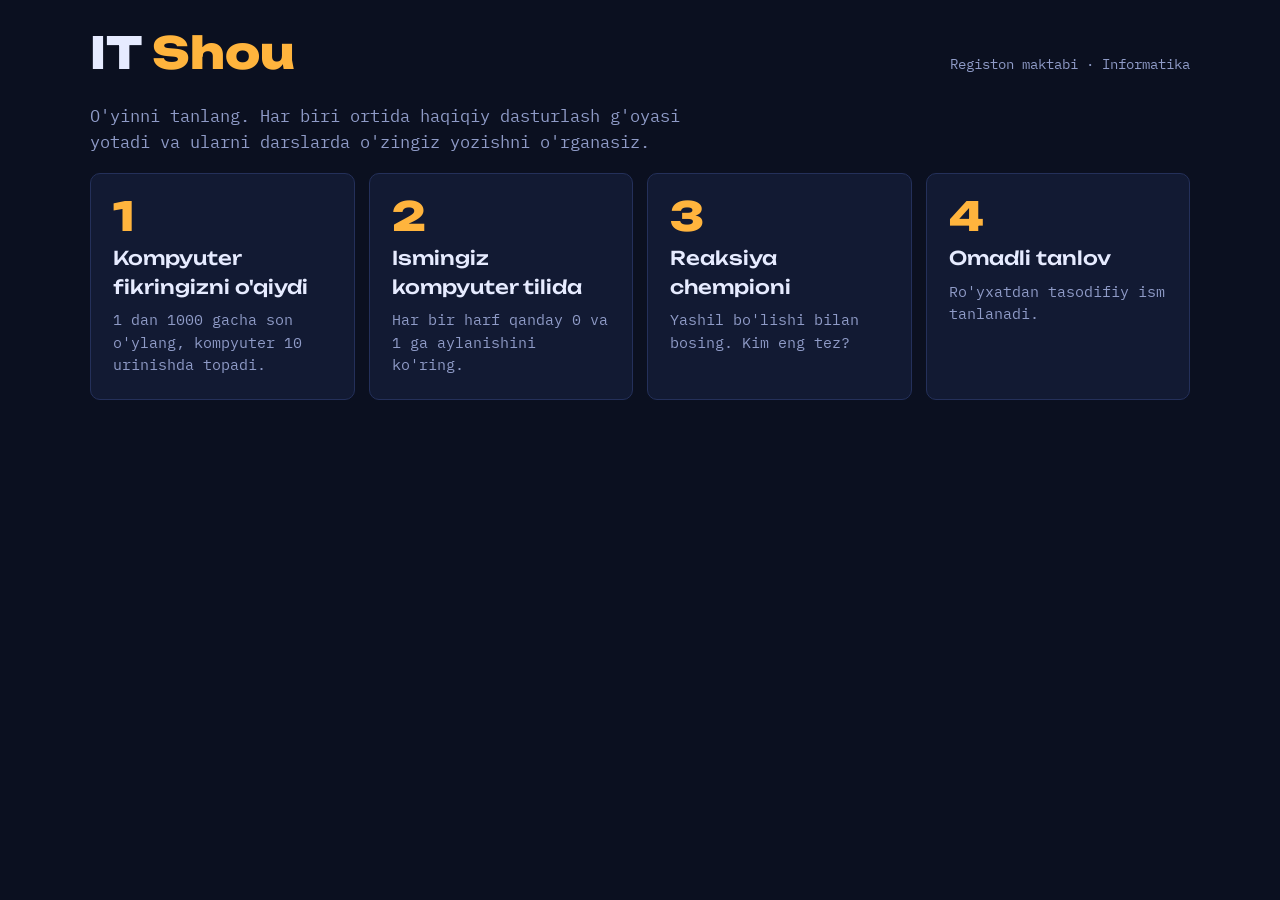
<file: index.html>
<!doctype html>
<html lang="uz">
<head>
<meta charset="utf-8">
<meta name="viewport" content="width=device-width,initial-scale=1,viewport-fit=cover">
<title>IT Shou</title>
<link rel="preconnect" href="https://fonts.googleapis.com">
<link rel="stylesheet" href="https://fonts.googleapis.com/css2?family=Unbounded:wght@500;800&family=IBM+Plex+Mono:wght@400;600&display=swap">
<link rel="stylesheet" href="/style.css">
</head>
<body>
<div class="wrap">
  <header>
    <h1>IT <span>Shou</span></h1>
    <div class="sub">Registon maktabi · Informatika</div>
  </header>
  <p class="hint">O'yinni tanlang. Har biri ortida haqiqiy dasturlash g'oyasi yotadi va ularni darslarda o'zingiz yozishni o'rganasiz.</p>
  <div class="cards">
    <a class="card" href="/son-top"><span class="n">1</span><h3>Kompyuter fikringizni o'qiydi</h3><p>1 dan 1000 gacha son o'ylang, kompyuter 10 urinishda topadi.</p></a>
    <a class="card" href="/binar"><span class="n">2</span><h3>Ismingiz kompyuter tilida</h3><p>Har bir harf qanday 0 va 1 ga aylanishini ko'ring.</p></a>
    <a class="card" href="/reaksiya"><span class="n">3</span><h3>Reaksiya chempioni</h3><p>Yashil bo'lishi bilan bosing. Kim eng tez?</p></a>
    <a class="card" href="/tanlov"><span class="n">4</span><h3>Omadli tanlov</h3><p>Ro'yxatdan tasodifiy ism tanlanadi.</p></a>
  </div>
</div>
</body>
</html>
</file>
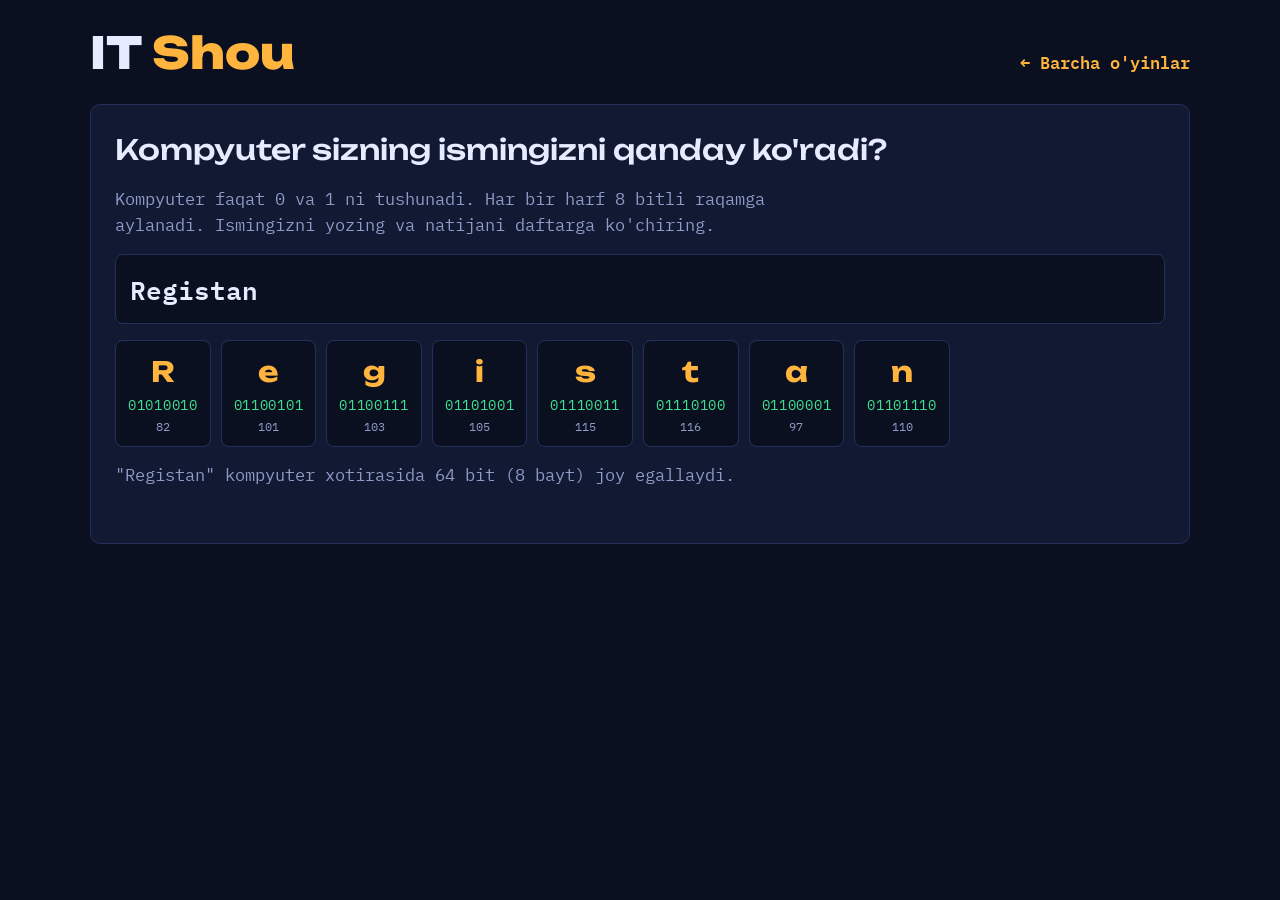
<file: binar.html>
<!doctype html>
<html lang="uz">
<head>
<meta charset="utf-8">
<meta name="viewport" content="width=device-width,initial-scale=1,viewport-fit=cover">
<title>Binar ism · IT Shou</title>
<link rel="preconnect" href="https://fonts.googleapis.com">
<link rel="stylesheet" href="https://fonts.googleapis.com/css2?family=Unbounded:wght@500;800&family=IBM+Plex+Mono:wght@400;600&display=swap">
<link rel="stylesheet" href="/style.css">
</head>
<body>
<div class="wrap">
  <header>
    <h1>IT <span>Shou</span></h1>
    <a class="back" href="/">← Barcha o'yinlar</a>
  </header>
  <section>
    <h2>Kompyuter sizning ismingizni qanday ko'radi?</h2>
    <p class="hint">Kompyuter faqat 0 va 1 ni tushunadi. Har bir harf 8 bitli raqamga aylanadi. Ismingizni yozing va natijani daftarga ko'chiring.</p>
    <input id="name" type="text" maxlength="16" autocomplete="off" value="Registan">
    <div id="bin"></div>
    <p class="hint" id="binsum"></p>
  </section>
</div>
<script>
const $=s=>document.querySelector(s);
function renderBin(){
  const s=$('#name').value;let bits=0;$('#bin').innerHTML='';
  for(const ch of s){const code=ch.codePointAt(0);const b=code.toString(2).padStart(8,'0');bits+=b.length;
    const el=document.createElement('div');el.className='ch';el.innerHTML='<b></b><span></span><small></small>';
    el.querySelector('b').textContent=ch===' '?'␣':ch;el.querySelector('span').textContent=b;el.querySelector('small').textContent=code;$('#bin').appendChild(el);}
  $('#binsum').textContent=s?`"${s}" kompyuter xotirasida ${bits} bit (${Math.ceil(bits/8)} bayt) joy egallaydi.`:'';
}
$('#name').oninput=renderBin;renderBin();
</script>
</body>
</html>
</file>
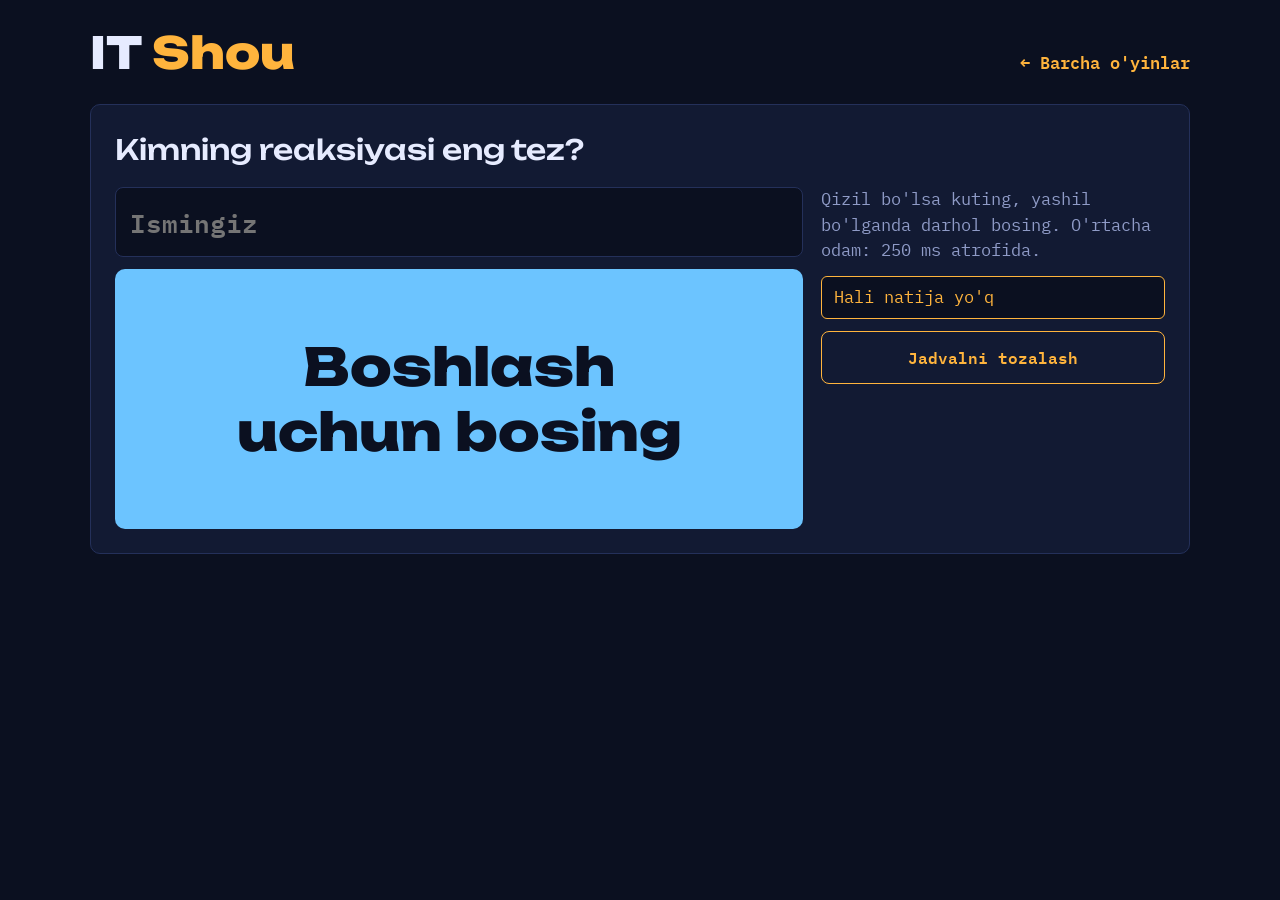
<file: reaksiya.html>
<!doctype html>
<html lang="uz">
<head>
<meta charset="utf-8">
<meta name="viewport" content="width=device-width,initial-scale=1,viewport-fit=cover">
<title>Reaksiya · IT Shou</title>
<link rel="preconnect" href="https://fonts.googleapis.com">
<link rel="stylesheet" href="https://fonts.googleapis.com/css2?family=Unbounded:wght@500;800&family=IBM+Plex+Mono:wght@400;600&display=swap">
<link rel="stylesheet" href="/style.css">
</head>
<body>
<div class="wrap">
  <header>
    <h1>IT <span>Shou</span></h1>
    <a class="back" href="/">← Barcha o'yinlar</a>
  </header>
  <section>
    <h2>Kimning reaksiyasi eng tez?</h2>
    <div class="split">
      <div>
        <input id="rname" type="text" maxlength="20" placeholder="Ismingiz">
        <button id="pad">Boshlash uchun bosing</button>
      </div>
      <div>
        <p class="hint">Qizil bo'lsa kuting, yashil bo'lganda darhol bosing. O'rtacha odam: 250 ms atrofida.</p>
        <div class="board" id="board"></div>
        <button class="btn ghost" id="rclear">Jadvalni tozalash</button>
      </div>
    </div>
  </section>
</div>
<script>
const $=s=>document.querySelector(s);
const store={get(k,d){try{return JSON.parse(localStorage.getItem(k))??d}catch(e){return d}},set(k,v){try{localStorage.setItem(k,JSON.stringify(v))}catch(e){}}};
let state='idle',t0=0,timer;let scores=store.get('itshou-scores',[]);
function board(){$('#board').innerHTML=scores.length?'':'<div><span>Hali natija yo\'q</span></div>';
  scores.slice(0,8).forEach((s,i)=>{const d=document.createElement('div');d.innerHTML='<span></span><span></span>';
    d.children[0].textContent=(i+1)+'. '+s.n;d.children[1].textContent=s.ms+' ms';$('#board').appendChild(d);});}
board();
$('#pad').onclick=()=>{const p=$('#pad');
  if(state==='idle'||state==='done'){state='wait';p.className='wait';p.textContent='Kuting…';
    timer=setTimeout(()=>{state='go';p.className='go';p.textContent='BOSING!';t0=performance.now()},1500+Math.random()*2500);}
  else if(state==='wait'){clearTimeout(timer);state='done';p.className='';p.textContent='Erta bosdingiz! Qayta urinish uchun bosing';}
  else if(state==='go'){const ms=Math.round(performance.now()-t0);state='done';p.className='';p.textContent=ms+' ms · qayta urinish uchun bosing';
    scores.push({n:$('#rname').value.trim()||'Mehmon',ms});scores.sort((a,b)=>a.ms-b.ms);scores=scores.slice(0,20);store.set('itshou-scores',scores);board();}
};
$('#rclear').onclick=()=>{scores=[];store.set('itshou-scores',scores);board();};
</script>
</body>
</html>
</file>
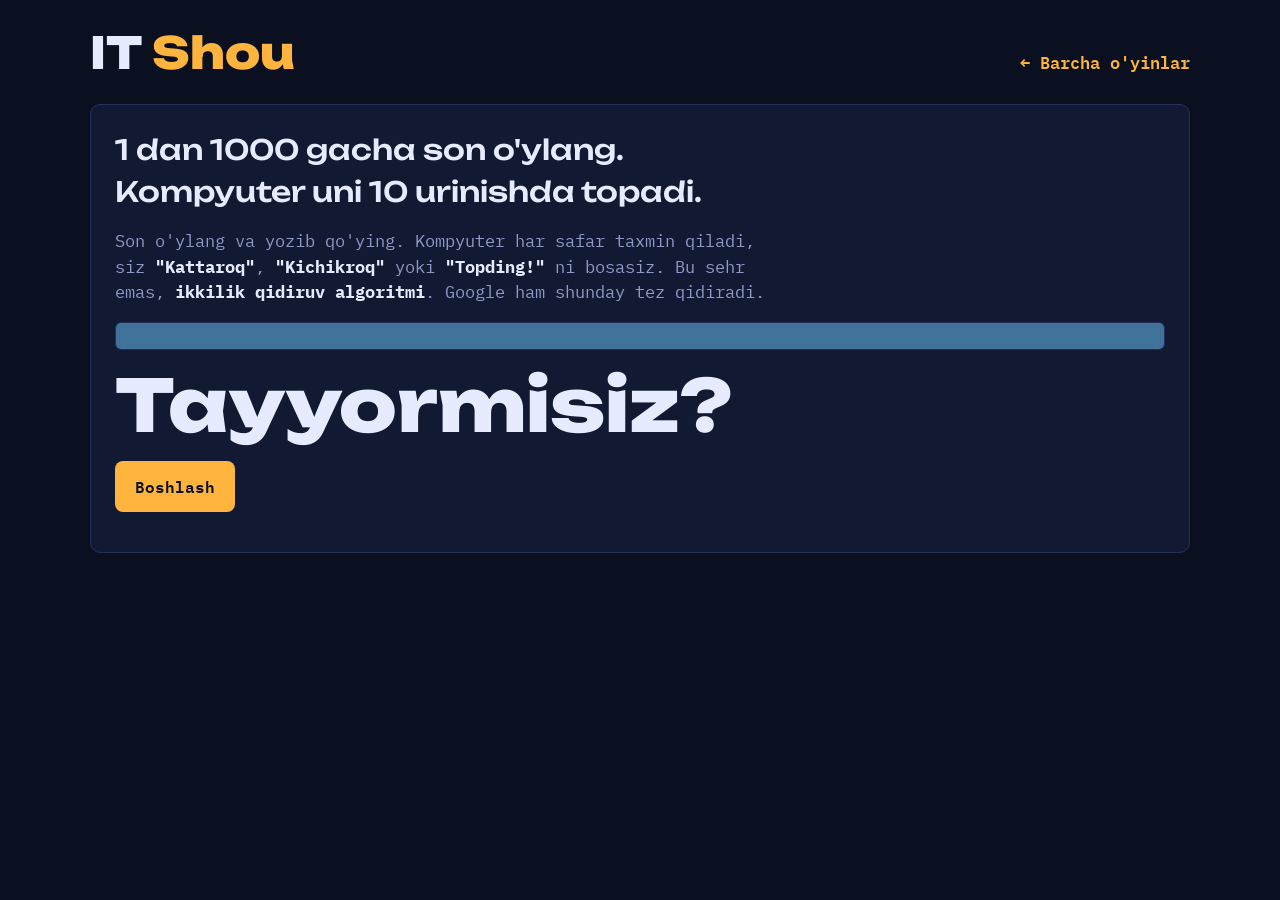
<file: son-top.html>
<!doctype html>
<html lang="uz">
<head>
<meta charset="utf-8">
<meta name="viewport" content="width=device-width,initial-scale=1,viewport-fit=cover">
<title>Son top · IT Shou</title>
<link rel="preconnect" href="https://fonts.googleapis.com">
<link rel="stylesheet" href="https://fonts.googleapis.com/css2?family=Unbounded:wght@500;800&family=IBM+Plex+Mono:wght@400;600&display=swap">
<link rel="stylesheet" href="/style.css">
</head>
<body>
<div class="wrap">
  <header>
    <h1>IT <span>Shou</span></h1>
    <a class="back" href="/">← Barcha o'yinlar</a>
  </header>
  <section>
    <h2>1 dan 1000 gacha son o'ylang. Kompyuter uni 10 urinishda topadi.</h2>
    <p class="hint">Son o'ylang va yozib qo'ying. Kompyuter har safar taxmin qiladi, siz <b>"Kattaroq"</b>, <b>"Kichikroq"</b> yoki <b>"Topding!"</b> ni bosasiz. Bu sehr emas, <b>ikkilik qidiruv algoritmi</b>. Google ham shunday tez qidiradi.</p>
    <div class="range"><i id="rbar" style="left:0;width:100%"></i></div>
    <p class="big" id="guess">Tayyormisiz?</p>
    <div class="row" id="mctl"><button class="btn" id="mstart">Boshlash</button></div>
    <div class="log" id="mlog"></div>
  </section>
</div>
<script>
const $=s=>document.querySelector(s);
let lo,hi,g,tries;
function drawRange(){$('#rbar').style.left=((lo-1)/1000*100)+'%';$('#rbar').style.width=((hi-lo+1)/1000*100)+'%';}
function next(){
  if(lo>hi){$('#guess').textContent='Hmm, kimdir adashdi :)';setCtl('restart');return;}
  g=Math.floor((lo+hi)/2);tries++;$('#guess').textContent=tries+'-urinish: '+g+'?';drawRange();
}
function setCtl(mode){
  const c=$('#mctl');
  if(mode==='play'){c.innerHTML='<button class="btn c" id="up">Kattaroq ↑</button><button class="btn r" id="dn">Kichikroq ↓</button><button class="btn g" id="ok">Topding!</button>';
    $('#up').onclick=()=>{log('↑ '+g);lo=g+1;next()};
    $('#dn').onclick=()=>{log('↓ '+g);hi=g-1;next()};
    $('#ok').onclick=()=>{$('#guess').textContent='Siz '+g+' ni o\'yladingiz! ('+tries+' urinishda)';lo=hi=g;drawRange();
      log('Har urinishda variantlar 2 barobar kamaydi: 1000 → 500 → 250 → … → 1. Shuning uchun 10 ta savol yetadi (2¹⁰ = 1024).');setCtl('restart')};
  }else{c.innerHTML='<button class="btn" id="mstart">'+(mode==='restart'?'Yana bir marta':'Boshlash')+'</button>';$('#mstart').onclick=start;}
}
function log(t){const d=document.createElement('div');d.textContent=t;$('#mlog').appendChild(d);}
function start(){lo=1;hi=1000;tries=0;$('#mlog').innerHTML='';setCtl('play');next();}
$('#mstart').onclick=start;
</script>
</body>
</html>
</file>
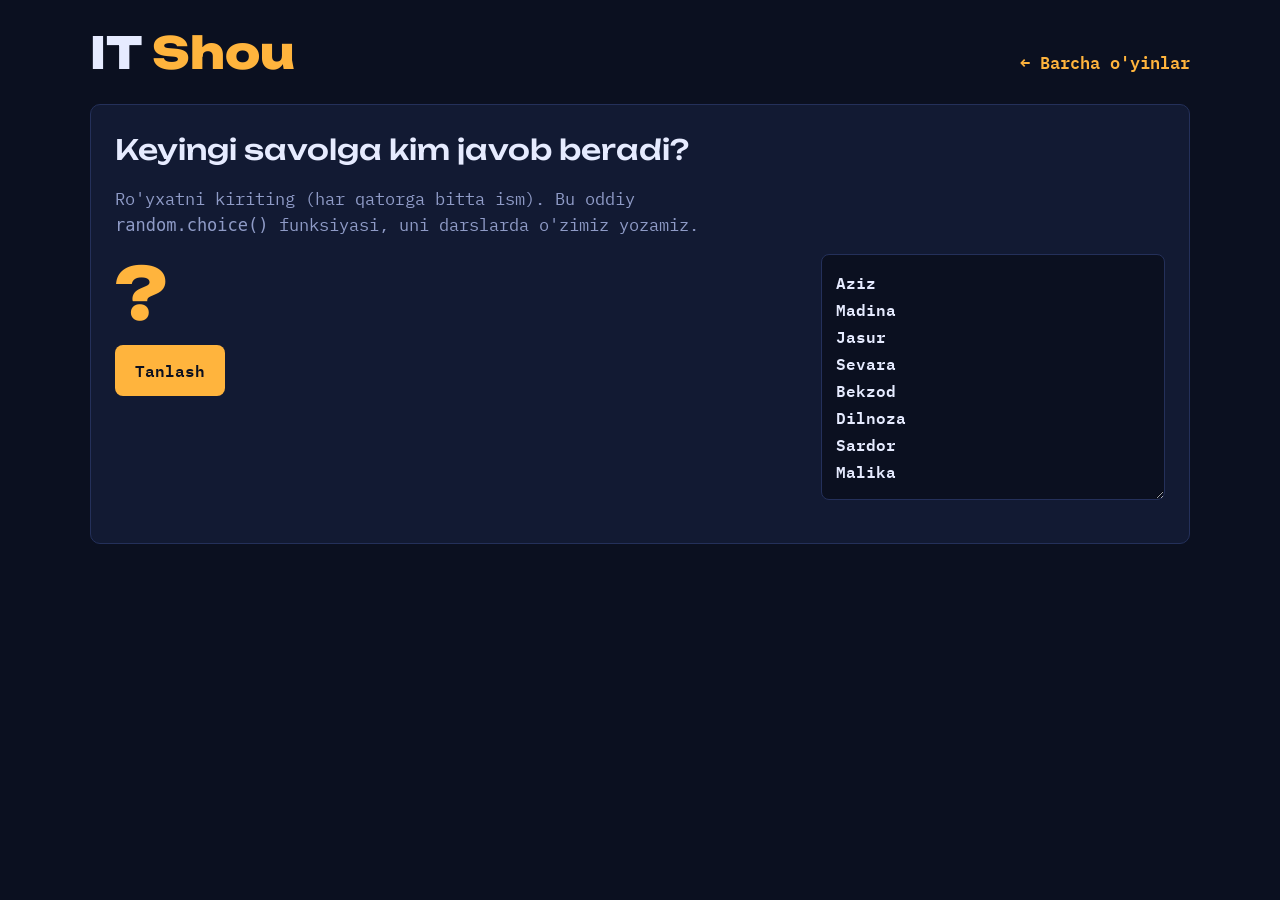
<file: tanlov.html>
<!doctype html>
<html lang="uz">
<head>
<meta charset="utf-8">
<meta name="viewport" content="width=device-width,initial-scale=1,viewport-fit=cover">
<title>Omadli tanlov · IT Shou</title>
<link rel="preconnect" href="https://fonts.googleapis.com">
<link rel="stylesheet" href="https://fonts.googleapis.com/css2?family=Unbounded:wght@500;800&family=IBM+Plex+Mono:wght@400;600&display=swap">
<link rel="stylesheet" href="/style.css">
</head>
<body>
<div class="wrap">
  <header>
    <h1>IT <span>Shou</span></h1>
    <a class="back" href="/">← Barcha o'yinlar</a>
  </header>
  <section>
    <h2>Keyingi savolga kim javob beradi?</h2>
    <p class="hint">Ro'yxatni kiriting (har qatorga bitta ism). Bu oddiy <code>random.choice()</code> funksiyasi, uni darslarda o'zimiz yozamiz.</p>
    <div class="split">
      <div><p class="big" id="winner">?</p><div class="row"><button class="btn" id="spin">Tanlash</button></div></div>
      <div><textarea id="names" rows="8" style="font-size:16px">Aziz
Madina
Jasur
Sevara
Bekzod
Dilnoza
Sardor
Malika</textarea></div>
    </div>
  </section>
</div>
<script>
const $=s=>document.querySelector(s);
const store={get(k,d){try{return localStorage.getItem(k)??d}catch(e){return d}},set(k,v){try{localStorage.setItem(k,v)}catch(e){}}};
const saved=store.get('itshou-names',null);if(saved)$('#names').value=saved;
$('#names').oninput=()=>store.set('itshou-names',$('#names').value);
let spinning=false;
$('#spin').onclick=()=>{if(spinning)return;
  const list=$('#names').value.split('\n').map(s=>s.trim()).filter(Boolean);if(!list.length)return;
  spinning=true;let n=0,delay=50;
  (function tick(){$('#winner').textContent=list[Math.floor(Math.random()*list.length)];n++;delay*=1.08;
    if(n<30)setTimeout(tick,delay);else spinning=false;})();
};
</script>
</body>
</html>
</file>
<file: style.css>
:root{
  --bg:#0b1020; --panel:#121a33; --line:#24305a; --fg:#e6ebff; --dim:#8f9bc7;
  --accent:#ffb43d; --go:#3ee08f; --stop:#ff5c6c; --cool:#6cc4ff;
  --display:"Unbounded",system-ui,sans-serif; --mono:"IBM Plex Mono",ui-monospace,Menlo,monospace;
  color-scheme:dark;
}
*{box-sizing:border-box}
[hidden]{display:none!important}
body{margin:0;background:var(--bg);color:var(--fg);font-family:var(--mono);font-size:17px;line-height:1.5;
  padding-left:max(16px,env(safe-area-inset-left,0px));padding-right:max(16px,env(safe-area-inset-right,0px));padding-block:20px}
.wrap{max-width:1100px;margin:0 auto;display:flex;flex-direction:column;gap:18px}
header{display:flex;flex-wrap:wrap;align-items:baseline;justify-content:space-between;gap:8px}
h1{font-family:var(--display);font-weight:800;font-size:clamp(26px,5vw,44px);margin:0;text-wrap:balance}
h1 span{color:var(--accent)}
a{color:var(--accent)}
.back{font-weight:600;text-decoration:none}
.sub{color:var(--dim);font-size:14px}
button:focus-visible,input:focus-visible,textarea:focus-visible,a:focus-visible{outline:2px solid var(--cool);outline-offset:2px}
section{background:var(--panel);border:1px solid var(--line);border-radius:10px;padding:24px;display:flex;flex-direction:column;gap:16px;min-height:440px}
h2{font-family:var(--display);font-weight:500;font-size:clamp(20px,3vw,28px);margin:0;text-wrap:balance}
.hint{color:var(--dim);margin:0;max-width:65ch}
.hint b{color:var(--fg)}
input,textarea{width:100%;font:600 clamp(18px,3vw,26px) var(--mono);background:var(--bg);color:var(--fg);border:1px solid var(--line);border-radius:8px;padding:14px}
.btn{font:600 16px var(--mono);background:var(--accent);color:var(--bg);border:0;border-radius:8px;padding:12px 20px;cursor:pointer}
.btn.ghost{background:transparent;color:var(--accent);border:1px solid var(--accent)}
.btn.g{background:var(--go)} .btn.r{background:var(--stop)} .btn.c{background:var(--cool)}
.row{display:flex;flex-wrap:wrap;gap:12px;align-items:center}
.big{font-family:var(--display);font-weight:800;font-size:clamp(30px,7vw,72px);line-height:1.1;margin:0;text-wrap:balance;overflow-wrap:anywhere}
.split{display:grid;grid-template-columns:2fr 1fr;gap:18px}
.split>*{min-width:0;display:flex;flex-direction:column;gap:12px}
@media (max-width:720px){.split{grid-template-columns:1fr}section{padding:16px}}
/* menu */
.cards{display:grid;grid-template-columns:repeat(auto-fit,minmax(240px,1fr));gap:14px}
.card{display:flex;flex-direction:column;gap:8px;padding:22px;background:var(--panel);border:1px solid var(--line);border-radius:10px;color:var(--fg);text-decoration:none;transition:border-color .2s,transform .2s}
.card:hover{border-color:var(--accent);transform:translateY(-2px)}
.card .n{font-family:var(--display);font-weight:800;font-size:40px;color:var(--accent);line-height:1}
.card h3{font-family:var(--display);font-weight:500;font-size:19px;margin:0}
.card p{margin:0;color:var(--dim);font-size:15px}
/* binary */
#bin{display:flex;flex-wrap:wrap;gap:10px}
.ch{background:var(--bg);border:1px solid var(--line);border-radius:8px;padding:10px 12px;display:flex;flex-direction:column;align-items:center;gap:2px}
.ch b{font-family:var(--display);font-size:28px;color:var(--accent)}
.ch span{font-size:14px;color:var(--go);letter-spacing:.05em}
.ch small{color:var(--dim);font-size:12px}
/* reaction */
#pad{min-height:260px;border-radius:10px;border:0;cursor:pointer;font:800 clamp(24px,5vw,52px) var(--display);color:var(--bg);background:var(--cool);padding:20px;text-wrap:balance}
#pad.wait{background:var(--stop)} #pad.go{background:var(--go)}
.board{display:grid;gap:6px;font-variant-numeric:tabular-nums}
.board div{display:flex;justify-content:space-between;gap:12px;padding:8px 12px;background:var(--bg);border-radius:6px;border:1px solid var(--line)}
.board div:first-child{border-color:var(--accent);color:var(--accent)}
/* mind */
.range{position:relative;height:28px;background:var(--bg);border:1px solid var(--line);border-radius:6px;overflow:hidden}
.range i{position:absolute;top:0;bottom:0;background:var(--cool);opacity:.55;transition:left .3s,width .3s}
.log{font-size:15px;color:var(--dim);display:grid;gap:4px}
#winner{color:var(--accent)}
@media (prefers-reduced-motion:reduce){*{transition:none!important}}
</file>
